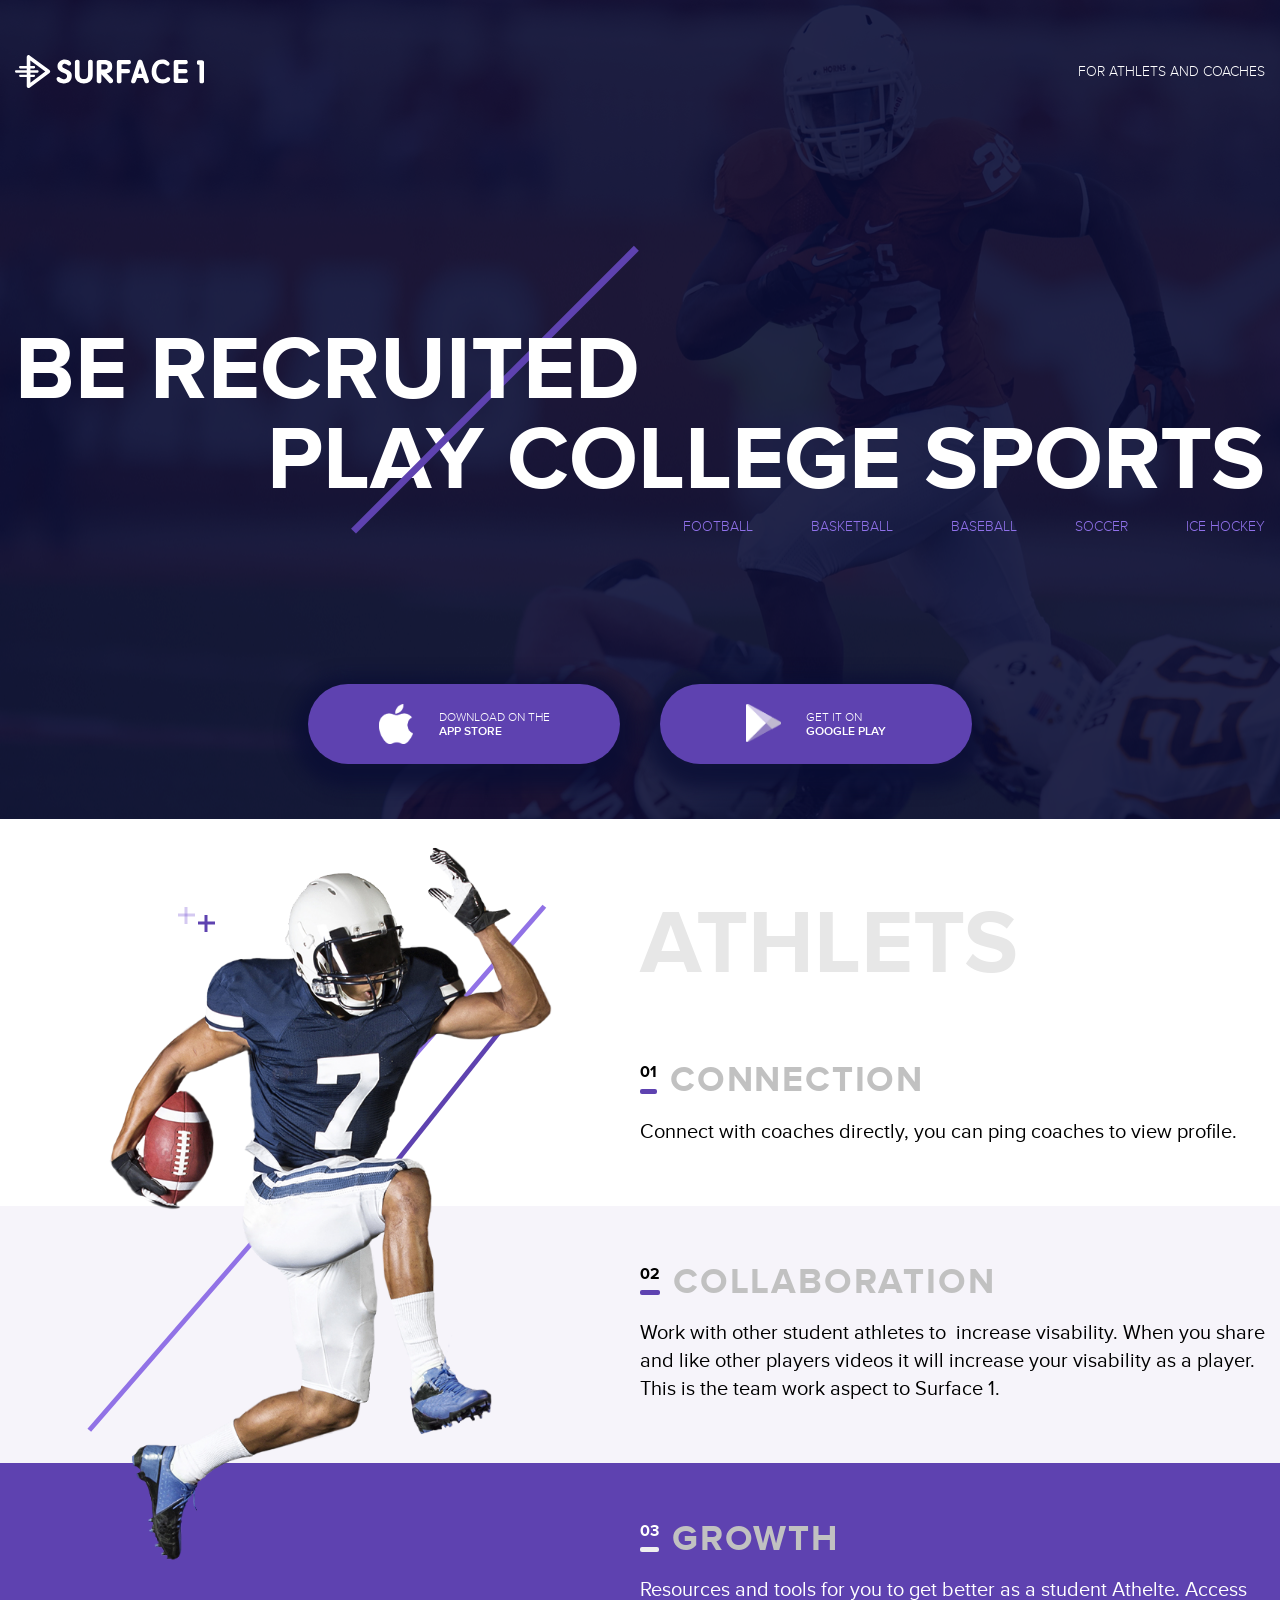
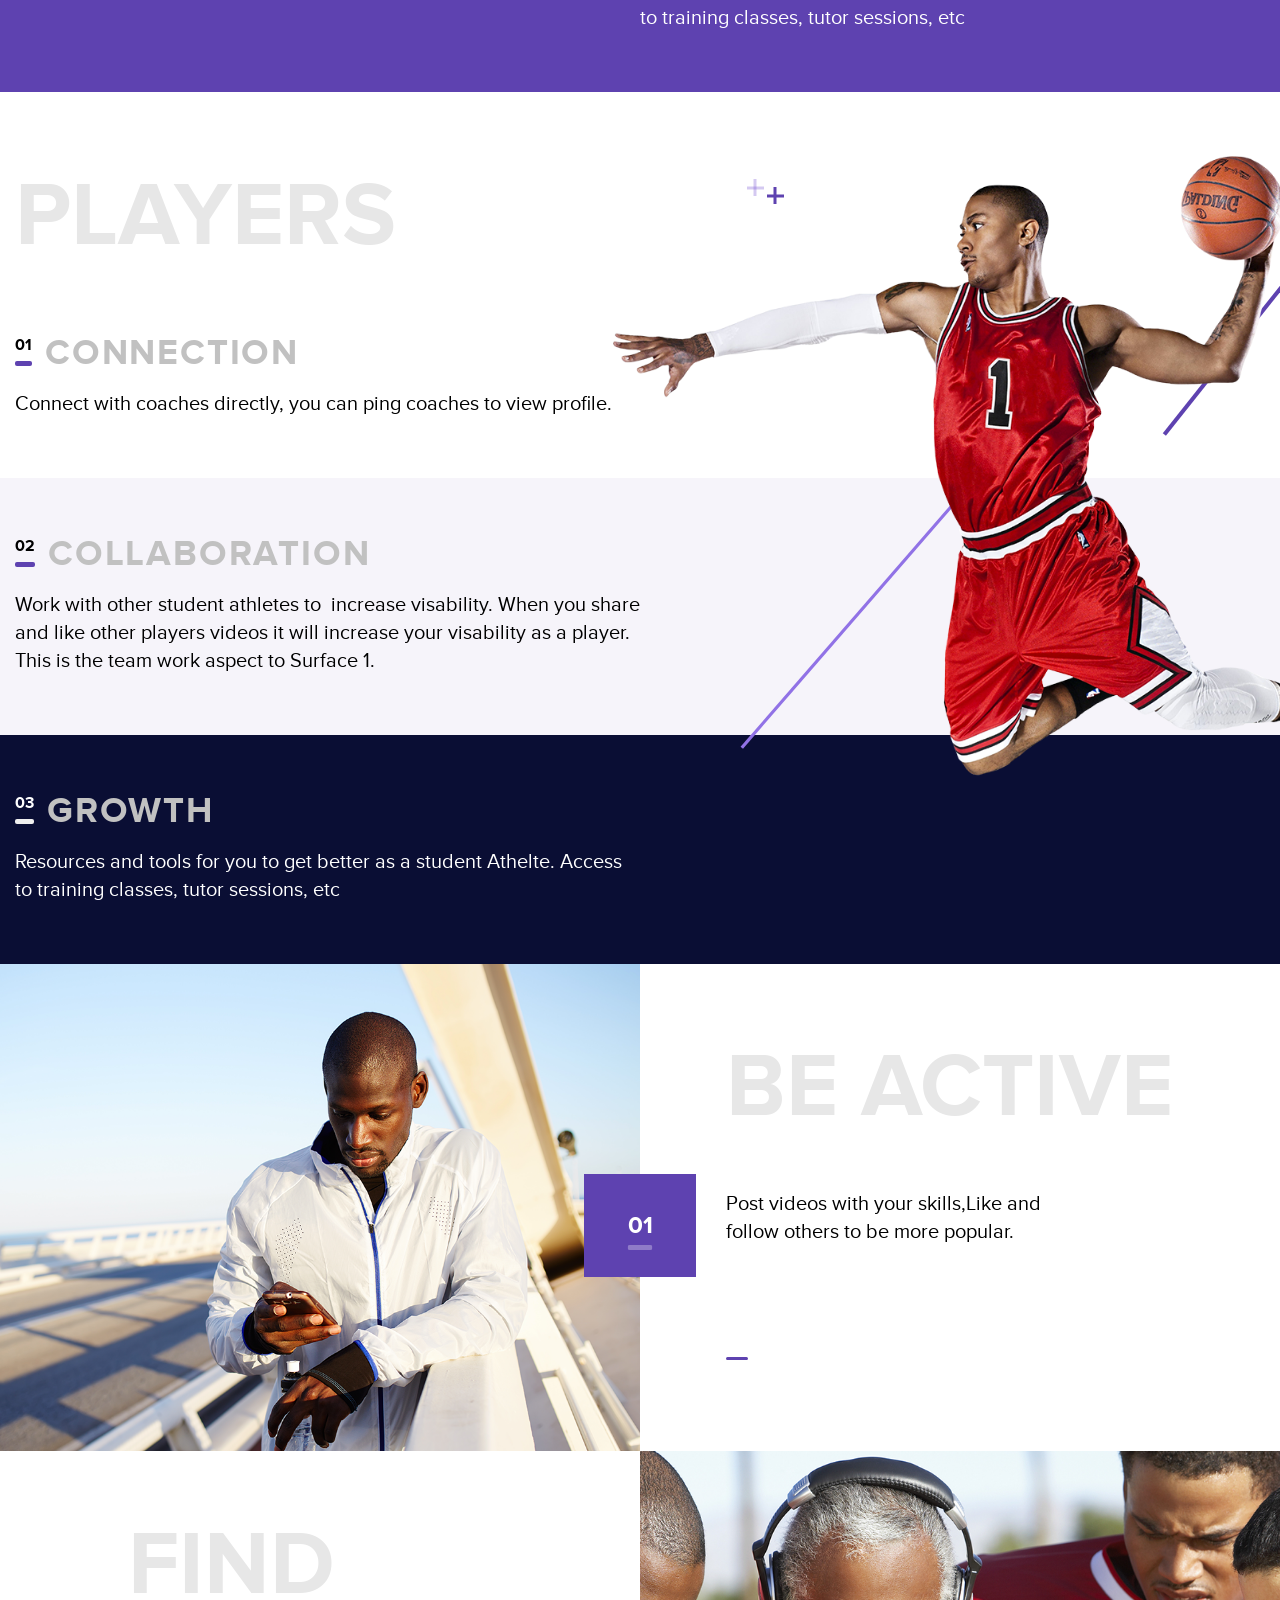
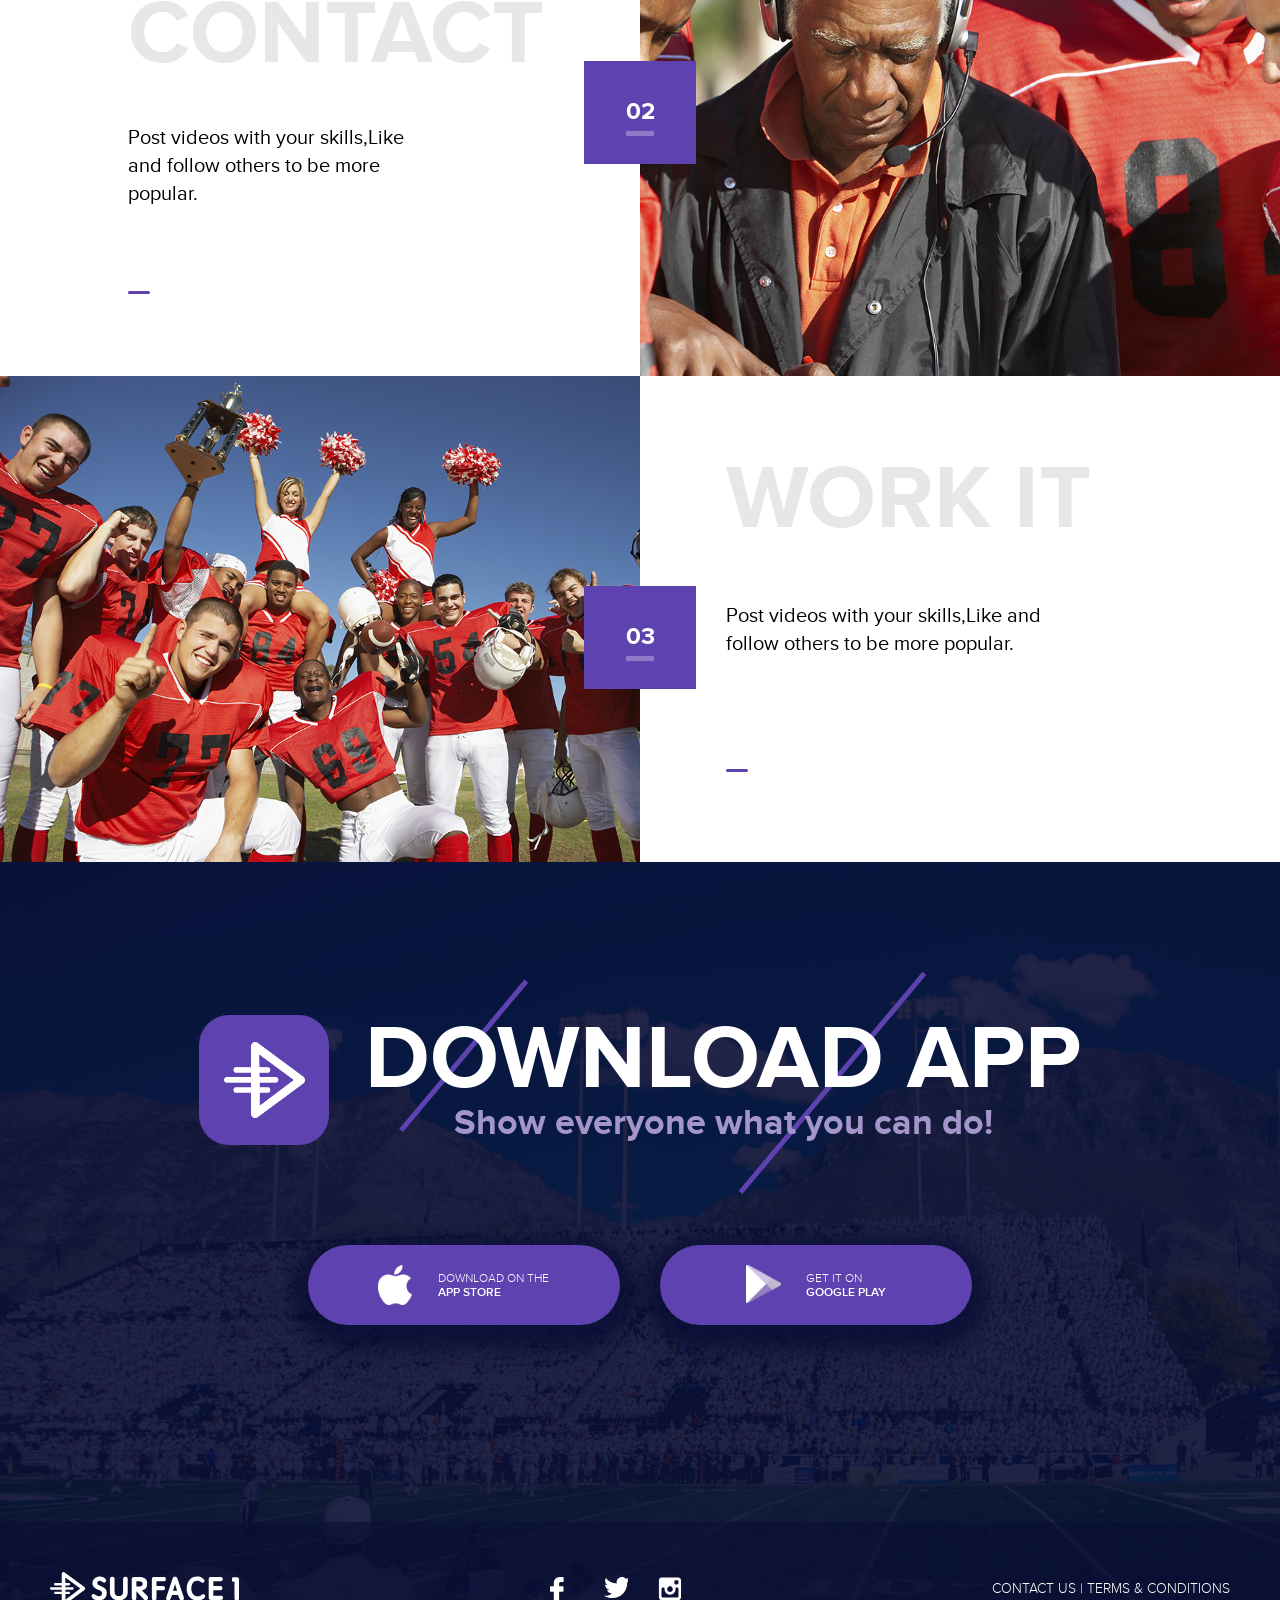
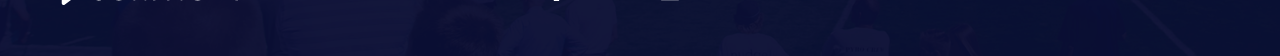
<file: index.html>
<!DOCTYPE html>
<html>
<head>
	<title>index</title>
	<meta charset="utf-8">
	<meta name="viewport" content="width=device-width">
	<link rel="stylesheet" type="text/css" href="style.css">
</head>
<body>
<div class="page">
	<div class="hidden">
			<svg id="logo"
			 xmlns="http://www.w3.org/2000/svg"
			 xmlns:xlink="http://www.w3.org/1999/xlink"
			 width="189px" height="33px">
			<path fill-rule="evenodd"  fill="rgb(255, 255, 255)"
			 d="M186.744,28.264 C184.879,28.264 184.487,27.424 184.487,26.719 L184.487,9.773 L183.251,9.773 C182.622,9.773 182.326,9.484 182.188,9.241 C182.012,8.934 181.930,8.378 181.930,7.494 C181.930,6.658 182.043,6.081 182.276,5.729 C182.531,5.346 182.922,5.152 183.438,5.152 L186.557,5.152 C188.576,5.152 189.000,6.217 189.000,7.111 L189.000,26.719 C189.000,27.424 188.608,28.264 186.744,28.264 ZM170.591,23.770 C171.453,23.770 172.061,23.915 172.449,24.213 C172.858,24.527 173.065,25.080 173.065,25.857 C173.065,26.634 172.858,27.187 172.449,27.501 C172.061,27.799 171.453,27.944 170.591,27.944 L160.986,27.944 C160.306,27.944 159.758,27.803 159.357,27.526 C158.920,27.224 158.698,26.673 158.698,25.889 L158.698,7.143 C158.698,6.387 158.905,5.844 159.314,5.530 C159.702,5.233 160.249,5.087 160.986,5.087 L170.621,5.087 C171.293,5.087 171.813,5.246 172.169,5.559 C172.533,5.881 172.730,6.422 172.754,7.165 C172.776,7.924 172.581,8.473 172.173,8.800 C171.790,9.106 171.258,9.262 170.591,9.262 L163.336,9.262 L163.336,14.061 L170.279,14.061 C171.019,14.061 171.569,14.234 171.916,14.576 C172.265,14.921 172.442,15.461 172.442,16.180 C172.442,16.905 172.262,17.437 171.908,17.761 C171.558,18.080 171.026,18.236 170.279,18.236 L163.336,18.236 L163.336,23.770 L170.591,23.770 ZM153.104,27.015 C152.483,27.442 151.720,27.814 150.836,28.121 C149.946,28.427 148.933,28.583 147.827,28.583 C146.240,28.583 144.740,28.308 143.371,27.765 C141.998,27.220 140.793,26.412 139.791,25.364 C138.789,24.317 138.002,23.030 137.450,21.540 C136.899,20.053 136.630,18.346 136.652,16.465 C136.673,14.588 136.957,12.889 137.496,11.413 C138.037,9.936 138.781,8.667 139.707,7.642 C140.636,6.615 141.751,5.817 143.020,5.270 C144.288,4.725 145.675,4.449 147.140,4.449 C148.182,4.449 149.155,4.587 150.032,4.861 C150.905,5.134 151.673,5.478 152.315,5.882 C152.962,6.292 153.479,6.732 153.851,7.191 C154.243,7.677 154.458,8.096 154.508,8.476 C154.556,8.799 154.535,9.087 154.445,9.327 C154.366,9.531 154.306,9.678 154.262,9.768 C154.172,9.923 154.040,10.072 153.850,10.243 C153.657,10.415 153.426,10.552 153.165,10.649 C152.751,10.840 152.268,10.834 151.837,10.601 C151.479,10.407 151.073,10.161 150.631,9.869 C150.210,9.592 149.705,9.320 149.128,9.061 C148.575,8.813 147.875,8.687 147.047,8.687 C146.128,8.687 145.302,8.904 144.591,9.332 C143.872,9.767 143.262,10.344 142.780,11.050 C142.292,11.764 141.918,12.598 141.668,13.529 C141.417,14.466 141.289,15.455 141.289,16.468 C141.289,17.479 141.432,18.476 141.713,19.432 C141.993,20.384 142.412,21.238 142.960,21.971 C143.503,22.700 144.190,23.289 145.000,23.724 C145.767,24.137 146.668,24.346 147.677,24.346 L147.822,24.345 C148.374,24.324 148.867,24.258 149.281,24.147 C149.696,24.036 150.064,23.898 150.378,23.738 C150.696,23.574 150.986,23.395 151.241,23.205 C151.508,23.004 151.777,22.798 152.046,22.586 C152.660,22.132 153.281,22.050 153.873,22.328 C154.403,22.540 154.780,22.857 154.979,23.264 C155.171,23.657 155.243,24.069 155.195,24.487 C155.143,24.809 154.941,25.192 154.575,25.673 C154.225,26.133 153.730,26.584 153.104,27.015 ZM131.829,28.264 L131.708,28.266 C131.050,28.266 130.539,28.092 130.192,27.749 C129.851,27.412 129.587,27.006 129.407,26.543 L127.983,22.898 L122.051,22.898 L120.751,26.379 C120.549,26.931 120.260,27.384 119.895,27.723 C119.507,28.082 118.949,28.264 118.233,28.264 C117.516,28.264 116.930,28.054 116.492,27.642 C116.015,27.194 115.942,26.465 116.273,25.473 L122.697,6.279 C122.816,5.889 123.076,5.533 123.467,5.228 C123.861,4.923 124.387,4.768 125.032,4.768 C125.675,4.768 126.201,4.923 126.595,5.228 C126.986,5.532 127.246,5.888 127.368,6.287 L133.852,25.536 C134.138,26.468 134.044,27.168 133.573,27.623 C133.134,28.048 132.547,28.264 131.829,28.264 ZM125.032,12.079 L123.026,18.692 L127.036,18.692 L125.032,12.079 ZM113.743,9.262 L106.488,9.262 L106.488,14.061 L112.807,14.061 C113.476,14.061 114.021,14.234 114.427,14.576 C114.795,14.951 114.970,15.485 114.970,16.180 C114.970,16.905 114.791,17.437 114.436,17.761 C114.087,18.080 113.554,18.236 112.807,18.236 L106.488,18.236 L106.488,26.655 C106.488,27.042 106.292,27.413 105.904,27.759 C105.524,28.099 104.945,28.264 104.138,28.264 C103.326,28.264 102.756,28.096 102.395,27.752 C102.034,27.408 101.850,27.039 101.850,26.655 L101.850,7.143 C101.850,6.387 102.057,5.844 102.466,5.530 C102.854,5.233 103.401,5.087 104.138,5.087 L113.774,5.087 C114.446,5.087 114.966,5.246 115.321,5.559 C115.685,5.881 115.882,6.422 115.906,7.165 C115.929,7.923 115.734,8.472 115.325,8.800 C114.942,9.106 114.410,9.262 113.743,9.262 ZM95.780,28.263 C95.712,28.267 95.645,28.270 95.580,28.270 C95.002,28.270 94.521,28.077 94.149,27.697 L86.384,19.324 L86.384,26.304 C86.384,26.810 86.187,27.268 85.799,27.665 C85.411,28.062 84.806,28.264 84.002,28.264 C83.187,28.264 82.597,28.044 82.249,27.612 C81.915,27.197 81.746,26.757 81.746,26.304 L81.746,7.494 C81.746,7.015 81.785,6.634 81.866,6.330 C81.954,5.992 82.120,5.724 82.358,5.534 C82.587,5.352 82.891,5.233 83.288,5.171 C83.646,5.116 84.107,5.087 84.657,5.087 L89.366,5.087 C90.606,5.087 91.723,5.191 92.685,5.397 C93.668,5.608 94.505,5.975 95.171,6.489 C95.845,7.010 96.359,7.714 96.700,8.580 C97.035,9.432 97.205,10.496 97.205,11.742 C97.205,13.658 96.767,15.153 95.902,16.184 C95.043,17.208 93.873,17.896 92.424,18.228 L91.793,18.358 C91.766,18.364 91.738,18.369 91.710,18.374 L97.398,24.111 C97.867,24.592 98.117,25.154 98.140,25.782 C98.163,26.420 97.935,26.989 97.462,27.473 C96.997,27.949 96.431,28.215 95.780,28.263 ZM91.817,13.866 C92.315,13.554 92.567,12.849 92.567,11.774 C92.567,11.272 92.484,10.857 92.320,10.540 C92.157,10.224 91.941,9.984 91.662,9.808 C91.373,9.628 91.030,9.501 90.642,9.433 C90.234,9.362 89.804,9.326 89.366,9.326 L86.384,9.326 L86.384,14.381 L89.366,14.381 C90.450,14.381 91.275,14.207 91.817,13.866 ZM74.936,26.476 C74.110,27.135 73.154,27.630 72.095,27.949 C71.042,28.264 69.950,28.423 68.847,28.423 C67.765,28.423 66.684,28.264 65.632,27.949 C64.573,27.631 63.612,27.141 62.777,26.495 C61.937,25.844 61.244,25.017 60.718,24.037 C60.187,23.051 59.917,21.868 59.917,20.524 L59.917,6.728 C59.917,6.272 60.099,5.829 60.458,5.412 C60.827,4.985 61.425,4.768 62.236,4.768 C63.044,4.768 63.640,4.972 64.008,5.373 C64.371,5.770 64.555,6.225 64.555,6.728 L64.555,18.544 C64.555,19.414 64.627,20.211 64.768,20.911 C64.904,21.591 65.135,22.178 65.455,22.654 C65.766,23.118 66.198,23.480 66.739,23.732 C67.290,23.990 68.010,24.121 68.879,24.121 C69.727,24.121 70.432,23.995 70.974,23.748 C71.504,23.505 71.931,23.152 72.241,22.699 C72.558,22.238 72.778,21.660 72.895,20.983 C73.016,20.279 73.077,19.459 73.077,18.544 L73.077,6.728 C73.077,6.275 73.246,5.835 73.580,5.420 C73.928,4.987 74.539,4.768 75.396,4.768 C76.204,4.768 76.800,4.972 77.168,5.373 C77.531,5.770 77.715,6.225 77.715,6.728 L77.715,20.524 C77.715,21.844 77.457,23.014 76.949,24.000 C76.442,24.981 75.766,25.814 74.936,26.476 ZM48.837,28.423 C48.708,28.429 48.576,28.432 48.445,28.432 C47.626,28.432 46.838,28.311 46.104,28.074 C45.269,27.803 44.535,27.501 43.922,27.176 C43.358,26.888 42.894,26.550 42.549,26.173 C42.204,25.797 41.948,25.406 41.791,25.013 C41.630,24.613 41.554,24.217 41.566,23.836 C41.578,23.436 41.686,23.090 41.887,22.807 C42.215,22.278 42.637,21.969 43.130,21.904 C43.609,21.840 44.054,21.950 44.464,22.221 C44.781,22.437 45.110,22.668 45.455,22.913 C45.787,23.151 46.143,23.369 46.513,23.563 C46.879,23.756 47.271,23.916 47.678,24.037 C48.398,24.253 49.287,24.318 50.117,24.010 C50.486,23.875 50.816,23.679 51.100,23.428 C51.379,23.180 51.605,22.865 51.774,22.490 C51.943,22.117 52.028,21.681 52.028,21.195 C52.028,20.742 51.927,20.343 51.728,20.009 C51.515,19.653 51.256,19.338 50.959,19.073 C50.657,18.804 50.322,18.576 49.963,18.397 C49.594,18.214 49.254,18.068 48.953,17.965 C48.065,17.640 47.232,17.287 46.472,16.913 C45.693,16.531 45.003,16.069 44.424,15.541 C43.836,15.007 43.362,14.363 43.014,13.628 C42.664,12.888 42.486,12.006 42.486,11.007 C42.486,9.940 42.702,8.985 43.128,8.168 C43.552,7.355 44.120,6.672 44.817,6.137 C45.506,5.607 46.298,5.204 47.170,4.940 C47.970,4.697 48.796,4.574 49.626,4.574 L49.832,4.577 C50.835,4.599 51.778,4.765 52.635,5.072 C53.495,5.381 54.221,5.773 54.793,6.238 C55.382,6.716 55.791,7.247 56.007,7.817 C56.237,8.427 56.193,9.014 55.877,9.562 C55.703,9.842 55.488,10.063 55.233,10.223 C54.988,10.379 54.726,10.489 54.455,10.549 C54.180,10.610 53.905,10.616 53.640,10.566 C53.361,10.514 53.125,10.406 52.941,10.244 C52.758,10.115 52.521,9.951 52.254,9.772 C51.995,9.599 51.717,9.439 51.429,9.296 C51.142,9.155 50.831,9.031 50.505,8.930 C49.851,8.727 49.135,8.725 48.615,8.991 C48.338,9.133 48.098,9.315 47.905,9.532 C47.710,9.750 47.555,10.000 47.444,10.275 C47.335,10.546 47.279,10.814 47.279,11.071 C47.279,11.493 47.401,11.849 47.649,12.158 C47.919,12.494 48.258,12.795 48.656,13.054 C49.064,13.319 49.499,13.547 49.949,13.732 C50.421,13.924 50.845,14.107 51.223,14.279 C52.166,14.709 52.995,15.144 53.688,15.574 C54.394,16.012 54.986,16.492 55.449,16.998 C55.923,17.518 56.269,18.114 56.480,18.770 C56.687,19.417 56.781,20.160 56.760,20.979 C56.716,23.155 56.037,24.937 54.742,26.275 C53.446,27.613 51.459,28.336 48.837,28.423 ZM14.598,32.654 C14.285,32.885 13.919,33.000 13.547,33.000 C13.264,33.000 12.981,32.933 12.721,32.794 C12.119,32.472 11.741,31.842 11.741,31.145 L11.739,22.064 L5.156,22.064 C4.565,22.064 4.086,21.529 4.086,20.869 C4.086,20.208 4.565,19.673 5.156,19.673 L11.739,19.673 L11.739,17.699 L1.070,17.699 C0.479,17.699 0.000,17.163 0.000,16.503 C0.000,15.843 0.479,15.308 1.070,15.308 L11.738,15.308 L11.738,13.396 L5.156,13.396 C4.565,13.396 4.086,12.861 4.086,12.200 C4.086,11.540 4.565,11.005 5.156,11.005 L11.737,11.005 L11.735,1.970 C11.735,1.273 12.113,0.636 12.715,0.321 C13.317,0.000 14.043,0.054 14.592,0.461 L34.435,15.061 C34.907,15.406 35.184,15.970 35.196,16.582 C35.196,17.176 34.913,17.739 34.441,18.085 L14.598,32.654 ZM15.348,5.563 L15.382,11.005 L19.021,11.005 C19.612,11.005 20.091,11.540 20.091,12.200 C20.091,12.861 19.612,13.396 19.021,13.396 L15.397,13.396 L15.409,15.308 L22.524,15.308 C23.114,15.308 23.593,15.843 23.593,16.503 C23.593,17.163 23.114,17.699 22.524,17.699 L15.424,17.699 L15.436,19.673 L19.021,19.673 C19.612,19.673 20.091,20.208 20.091,20.869 C20.091,21.529 19.612,22.064 19.021,22.064 L15.446,22.064 L15.446,27.677 L30.286,16.551 L15.348,5.563 Z"/></svg></div>
	<header class="header">
		<div class="container">
			<div class="header__top-line">
				<div class="top-line">
					<div class="top-line__logo line-logo">
						<svg><use xlink:href="#logo"></use></svg>
					</div>
					<p class="top-line__extra-text line-extra-text">for athlets and coaches</p>
				</div>
			</div>
			<h1 class="header__page-title page-title">BE RECRUITED</h1>
			<h1 class="page-title header__page-title header__page-title--right"><span class="page-title__line line"></span>PLAY COLLEGE SPORTS</h1>
			<nav class="header__nav">
				<nav class="nav">
					<a href="#" class="nav__link">FOOTBALL</a>
					<a href="#" class="nav__link">BasketBALL</a>
					<a href="#" class="nav__link">baseBALL</a>
					<a href="#" class="nav__link">soccer</a>
					<a href="#" class="nav__link">ice hockey</a>
				</nav>
			</nav>
			<div class="header__download-block">
				<button class="button-download">
					<span class="button-icon"></span>
					<span class="button-download__text">
						<p>download on the</p>
						<h4>app store</h4>
					</span>
				</button>
				<button class="button-download">
					<span class="button-icon button-icon--google"></span>
					<span class="button-download__text">
						<p>get it on</p>
						<h4>google play</h4>
					</span>
				</button>
			</div>
		</div>
	</header>
	<main class="main">
		<section class="main__sport-block">
			<div class="sport-block">
				<div class="container">
					<div class="description-line__text description-line__text--right">
						<h1 class="sport-block__title cell-title">athlets</h1>
						<div class="sport-block__img sport-block__img--left">
							<div class="img__cross"></div>
							<div class="sport-block-img__img"></div>
							<svg id="img_large-line" class="sport-block-img__large-line" 
								 xmlns="http://www.w3.org/2000/svg"
								 xmlns:xlink="http://www.w3.org/1999/xlink"
								 viewbox="0 0 700 700">
								<path fill-rule="evenodd"  fill="rgb(145, 114, 230)"
								 d="M576.749,0.430 L581.447,4.162 L5.251,667.571 L0.553,663.838 L576.749,0.430 Z"/>
							</svg>
							<svg id="img_small-line" class="sport-block-img__small-line"
								 viewbox="0 0 700 700"
								 xmlns="http://www.w3.org/2000/svg"
								 xmlns:xlink="http://www.w3.org/1999/xlink">
								<path width="100%" fill-rule="evenodd"  fill="rgb(94, 66, 176)"
								 d="M248.749,0.429 L253.447,4.162 L5.251,316.571 L0.553,312.838 L248.749,0.429 Z"/>
							</svg>
						</div>
					</div>
				</div><!--end of container-->
				<div class="sport-block__slider"  id="sliderOne">
					<div class="slider__canvas">
						<div class="sport-block__description-line">
							<div class="container">
								<div class="description-line__text description-line__text--right">
									<h2>
										<span class="description-line_title_amount">01</span>
										<span class="description-line_title">connection</span>
									</h2>
									<p class="description-line_desc desc-text">Connect with coaches directly, you can ping coaches to view profile.</p>
								</div>
							</div><!--end of container-->
						</div><!--end of line-->
						<div class="sport-block__description-line description-line--grey">
							<div class="container">
								<div class="description-line__text description-line__text--right">
									<h2>
										<span class="description-line_title_amount">02</span>
										<span class="description-line_title">Collaboration</span>
									</h2>
									<p class="description-line_desc desc-text">Work with other student athletes to  increase visability. When you share and like other players videos it will increase your visability as a player. This is the team work aspect to Surface 1.</p>
								</div>
							</div><!--end of container-->
						</div><!--end of line-->
						<div class="sport-block__description-line description-line--important">
							<div class="container">
								<div class="description-line__text description-line__text--right">
									<h2>
										<span class="description-line_title_amount">03</span>
										<span class="description-line_title">Growth</span>
									</h2>
									<p class="description-line_desc desc-text">Resources and tools for you to get better as a student Athelte. Access to training classes, tutor sessions, etc </p>
								</div>
							</div><!--end of container-->
						</div><!--end of line-->
					</div><!--end of canvas-->
					<div class="slider__dots-block">
						<div class="dots-block__dot dots-block__dot--active"></div>
						<div class="dots-block__dot"></div>
						<div class="dots-block__dot"></div>
					</div>
				</div><!--end ofslider-->
			</div><!--end of block-->
		</section>
		<section class="main__sport-block">
			<div class="sport-block">
				<div class="container">
					<div class="description-line__text">
						<h1 class="sport-block__title cell-title">players</h1>
						<div class="sport-block__img sport-block__img--right">
							<div class="img__cross"></div>
							<div class="sport-block-img__img"></div>
							<svg id="img_large-line" class="sport-block-img__large-line" 
								 xmlns="http://www.w3.org/2000/svg"
								 xmlns:xlink="http://www.w3.org/1999/xlink"
								 viewbox="0 0 700 700">
								<path fill-rule="evenodd"  fill="rgb(145, 114, 230)"
								 d="M576.749,0.430 L581.447,4.162 L5.251,667.571 L0.553,663.838 L576.749,0.430 Z"/>
							</svg>
							<svg id="img_small-line" class="sport-block-img__small-line"
								 viewbox="0 0 700 700"
								 xmlns="http://www.w3.org/2000/svg"
								 xmlns:xlink="http://www.w3.org/1999/xlink">
								<path width="100%" fill-rule="evenodd"  fill="rgb(94, 66, 176)"
								 d="M248.749,0.429 L253.447,4.162 L5.251,316.571 L0.553,312.838 L248.749,0.429 Z"/>
							</svg>
						</div>
					</div>
				</div><!--end of container-->
				<div class="sport-block__slider" id="sliderSecond">
					<div class="slider__canvas">
						<div class="sport-block__description-line">
							<div class="container">
								<div class="description-line__text">
									<h2>
										<span class="description-line_title_amount">01</span>
										<span class="description-line_title">connection</span>
									</h2>
									<p class="description-line_desc desc-text">Connect with coaches directly, you can ping coaches to view profile.</p>
								</div>
							</div><!--end of container-->
						</div><!--end of line-->
						<div class="sport-block__description-line description-line--grey">
							<div class="container">
								<div class="description-line__text">
									<h2>
										<span class="description-line_title_amount">02</span>
										<span class="description-line_title">Collaboration</span>
									</h2>
									<p class="description-line_desc desc-text">Work with other student athletes to  increase visability. When you share and like other players videos it will increase your visability as a player. This is the team work aspect to Surface 1.</p>
								</div>
							</div><!--end of container-->
						</div><!--end of line-->
						<div class="sport-block__description-line description-line--highlight">
							<div class="container">
								<div class="description-line__text">
									<h2>
										<span class="description-line_title_amount">03</span>
										<span class="description-line_title">Growth</span>
									</h2>
									<p class="description-line_desc desc-text">Resources and tools for you to get better as a student Athelte. Access to training classes, tutor sessions, etc </p>
								</div>
							</div><!--end of container-->
						</div><!--end of line-->
					</div>
					<div class="slider__dots-block">
						<div class="dots-block__dot dots-block__dot--active"></div>
						<div class="dots-block__dot"></div>
						<div class="dots-block__dot"></div>
					</div>
				</div>
			</div><!--end of sport-block-->
		</section>
		<section class="main__motivation-block">
			<div class="motivation-block">
				<div class="motivation-block__img">
					<p class="motivation-block__number"><span>01</span></p>
				</div>
				<div class="motivation-block__motivation-text">
					<p class="motivation-text-title cell-title">be active</p>
					<p class="motivation-text-desc desc-text">Post videos with your skills,Like and follow others to be more popular.</p>
				</div>
			</div>
		</section>
		<section class="main__motivation-block">
			<div class="motivation-block motivation-block--reverse">
				<div class="motivation-block__img motivation-block__img--2">
					<p class="motivation-block__number"><span>02</span></p>
				</div>
				<div class="motivation-block__motivation-text">
					<p class="motivation-text-title cell-title">Find contact</p>
					<p class="motivation-text-desc desc-text">Post videos with your skills,Like and follow others to be more popular.</p>
				</div>
			</div>
		</section>
		<section class="main__motivation-block">
			<div class="motivation-block">
				<div class="motivation-block__img motivation-block__img--3">
					<p class="motivation-block__number"><span>03</span></p>
				</div>
				<div class="motivation-block__motivation-text">
					<p class="motivation-text-title cell-title">work it</p>
					<p class="motivation-text-desc desc-text">Post videos with your skills,Like and follow others to be more popular.</p>
				</div>
			</div>
		</section>
	</main>
	<footer class="footer">
		<div class="footer__footer-title-block">
			<div class="footer__arrow-logo">
				<div class="arrow_logo">
				</div>
			</div>
			<div class="footer__text-footer">
				<p class="text-footer__footer-title"><span class="page-title">download app</span></p>
				<p class="page-title_desc">Show everyone what you can do!</p>
			</div>
		</div>
		<div class="footer__download-block">
			<button class="button-download">
				<span class="button-icon"></span>
				<span class="button-download__text">
					<p>download on the</p>
					<h4>app store</h4>
				</span>
			</button>
			<button class="button-download">
				<div class="button-icon button-icon--google"></div>
				<div class="button-download__text">
					<p>get it on</p>
					<h4>google play</h4>
				</div>
			</button>
		</div>
		<div class="footer__bottom-line">
			<div class="bottom-line__line-logo line-logo">
				<svg><use xlink:href="#logo"></use></svg>
			</div>
			<div class="bottom-line__socials-block socials-block">
				<a href="#" class="socials-block__social social">
					<svg viewBox="0 0 25 25"
						 xmlns="http://www.w3.org/2000/svg"
						 xmlns:xlink="http://www.w3.org/1999/xlink"
						 >
						<path fill-rule="evenodd"
						 d="M13.661,0.005 L10.256,-0.001 C6.431,-0.001 3.959,2.607 3.959,6.645 L3.959,9.708 L0.535,9.708 C0.240,9.708 0.000,9.955 0.000,10.259 L0.000,14.698 C0.000,15.002 0.240,15.249 0.535,15.249 L3.959,15.249 L3.959,26.450 C3.959,26.754 4.198,27.000 4.494,27.000 L8.960,27.000 C9.256,27.000 9.496,26.753 9.496,26.450 L9.496,15.249 L13.498,15.249 C13.794,15.249 14.034,15.002 14.034,14.698 L14.035,10.259 C14.035,10.113 13.979,9.973 13.879,9.870 C13.778,9.766 13.642,9.708 13.500,9.708 L9.496,9.708 L9.496,7.111 C9.496,5.863 9.785,5.229 11.366,5.229 L13.660,5.228 C13.956,5.228 14.195,4.982 14.195,4.678 L14.195,0.556 C14.195,0.252 13.956,0.005 13.661,0.005 Z"/>
					</svg>
				</a>
				<a href="#" class="socials-block__social social">
					<svg viewBox="0 0 25 25"
						 xmlns="http://www.w3.org/2000/svg"
						 xmlns:xlink="http://www.w3.org/1999/xlink"
						 >
						<path fill-rule="evenodd"  
						 d="M26.255,0.407 C25.184,1.043 23.998,1.505 22.736,1.755 C21.725,0.673 20.287,-0.000 18.694,-0.000 C15.634,-0.000 13.154,2.488 13.154,5.554 C13.154,5.989 13.203,6.414 13.297,6.820 C8.694,6.588 4.613,4.376 1.881,1.015 C1.404,1.834 1.132,2.789 1.132,3.808 C1.132,5.736 2.111,7.436 3.595,8.431 C2.688,8.400 1.834,8.150 1.087,7.733 L1.087,7.803 C1.087,10.494 2.996,12.739 5.529,13.251 C5.065,13.376 4.576,13.446 4.070,13.446 C3.712,13.446 3.367,13.410 3.027,13.345 C3.732,15.551 5.777,17.158 8.200,17.204 C6.305,18.693 3.916,19.581 1.322,19.581 C0.874,19.581 0.434,19.554 0.000,19.504 C2.452,21.079 5.362,22.000 8.491,22.000 C18.679,22.000 24.250,13.535 24.250,6.194 L24.232,5.475 C25.318,4.694 26.258,3.716 27.000,2.603 C26.006,3.044 24.940,3.344 23.820,3.478 C24.963,2.790 25.840,1.701 26.255,0.407 Z"/>
					</svg>
				</a>
				<a href="#" class="socials-block__social social">
					<svg viewBox="0 0 25 25"
						 xmlns="http://www.w3.org/2000/svg"
						 xmlns:xlink="http://www.w3.org/1999/xlink"
						 >
						<path fill-rule="evenodd" 
						 d="M21.321,6.263 C21.321,7.083 20.670,7.749 19.868,7.749 L18.487,7.749 C17.684,7.749 17.033,7.083 17.033,6.263 L17.033,4.850 C17.033,4.030 17.684,3.365 18.487,3.365 L19.868,3.365 C20.670,3.365 21.321,4.030 21.321,4.850 L21.321,6.263 L21.321,6.263 ZM21.321,19.961 C21.321,20.781 20.574,21.448 19.771,21.448 L5.240,21.448 C4.437,21.448 3.634,20.781 3.634,19.961 L3.634,12.531 C3.634,11.711 4.437,11.036 5.240,11.036 C5.240,11.036 5.608,11.036 6.062,11.036 C6.119,11.036 6.173,11.042 6.223,11.051 C6.529,11.110 6.726,11.337 6.747,11.628 C6.751,11.677 6.749,11.727 6.742,11.778 C6.737,11.813 6.818,11.850 6.814,11.884 C6.790,12.096 6.850,12.311 6.850,12.530 C6.850,12.530 6.850,12.530 6.850,12.531 C6.850,15.775 9.317,18.409 12.477,18.468 C12.442,18.469 12.367,18.474 12.332,18.474 C12.367,18.474 12.383,18.469 12.419,18.468 C12.454,18.469 12.480,18.474 12.516,18.474 C15.725,18.474 18.322,15.812 18.323,12.531 C18.323,12.313 18.302,12.096 18.278,11.885 C18.274,11.849 18.275,11.812 18.271,11.778 C18.264,11.727 18.261,11.677 18.265,11.628 C18.285,11.337 18.482,11.110 18.788,11.051 C18.839,11.042 18.892,11.036 18.950,11.036 L19.771,11.036 C20.574,11.036 21.321,11.711 21.321,12.532 L21.321,19.961 L21.321,19.961 ZM9.599,12.531 C9.599,12.531 9.830,9.560 12.506,9.560 C15.181,9.560 15.411,12.531 15.411,12.531 C15.411,12.531 15.496,15.503 12.506,15.503 C9.515,15.503 9.599,12.531 9.599,12.531 ZM21.094,0.625 L3.861,0.625 C2.256,0.625 0.955,1.956 0.955,3.596 L0.955,21.216 C0.955,22.856 2.256,24.187 3.861,24.187 L21.094,24.187 C22.699,24.187 24.000,22.856 24.000,21.216 L24.000,3.596 C24.000,1.956 22.699,0.625 21.094,0.625 "/>
					</svg>
				</a>
			</div>
			<p class="bottom-line__line-extra-text line-extra-text">Contact Us | Terms & Conditions</p>
		</div>
	</footer>
</div>
<script type="text/javascript" src="js.js"></script>
</body>
</html>
</file>
<file: style.css>
/*purple*/
@font-face {
  font-family: 'proxima_novaregular';
  src: url('font/proximanova-regular-webfont.eot');
  src: url('font/proximanova-regular-webfont.eot?#iefix') format('embedded-opentype'), url('font/proximanova-regular-webfont.woff2') format('woff2'), url('font/proximanova-regular-webfont.woff') format('woff'), url('font/proximanova-regular-webfont.ttf') format('truetype'), url('font/proximanova-regular-webfont.svg#proxima_novaregular') format('svg');
  font-weight: normal;
  font-style: normal;
}
@font-face {
  font-family: 'proxima_novasemibold';
  src: url('font/proximanova-semibold-webfont.eot');
  src: url('font/proximanova-semibold-webfont.eot?#iefix') format('embedded-opentype'), url('font/proximanova-semibold-webfont.woff2') format('woff2'), url('font/proximanova-semibold-webfont.woff') format('woff'), url('font/proximanova-semibold-webfont.ttf') format('truetype'), url('font/proximanova-semibold-webfont.svg#proxima_novasemibold') format('svg');
  font-weight: normal;
  font-style: normal;
}
@font-face {
  font-family: 'proxima_novabold';
  src: url('font/proximanova-bold-webfont.eot');
  src: url('font/proximanova-bold-webfont.eot?#iefix') format('embedded-opentype'), url('font/proximanova-bold-webfont.woff2') format('woff2'), url('font/proximanova-bold-webfont.woff') format('woff'), url('font/proximanova-bold-webfont.ttf') format('truetype'), url('font/proximanova-bold-webfont.svg#proxima_novabold') format('svg');
  font-weight: normal;
  font-style: normal;
}
@font-face {
  font-family: 'proxima_novalight';
  src: url('font/proximanova-light-webfont.eot');
  src: url('font/proximanova-light-webfont.eot?#iefix') format('embedded-opentype'), url('font/proximanova-light-webfont.woff2') format('woff2'), url('font/proximanova-light-webfont.woff') format('woff'), url('font/proximanova-light-webfont.ttf') format('truetype'), url('font/proximanova-light-webfont.svg#proxima_novalight') format('svg');
  font-weight: normal;
  font-style: normal;
}
* {
  box-sizing: border-box;
  margin: 0;
}
h2 {
  font-size: 1em;
}
body {
  font-size: 16px;
  line-height: 1;
  min-width: 320px;
}
svg {
  width: 100%;
  height: 100%;
  fill: currentColor;
}
.hidden {
  display: none;
}
.social {
  display: block;
}
.page {
  overflow: hidden;
}
.container {
  max-width: 1560px;
  margin: 0 auto;
  padding: 0 15px;
}
.page-title {
  font-size: 5.625em;
  text-transform: uppercase;
  font-family: 'proxima_novabold', arial, sans-serif;
}
.header {
  width: 100%;
  padding: 55px 0;
  background-color: #0a0e34;
  background-image: url(img/football.png);
}
.header__page-title {
  color: #fff;
  z-index: 2;
  position: relative;
}
.header__page-title--right {
  text-align: right;
  color: #fff;
  width: auto;
  z-index: 0;
}
.header__page-title--right .page-title__line {
  left: 30%;
  bottom: 0;
  margin-left: -40px;
  transform: translateX(-50%) translateY(6.28%);
}
.header__nav {
  display: flex;
  justify-content: flex-end;
  margin-top: 14px;
  transition: 2s;
}
.header__top-line {
  margin-bottom: 18.97%;
}
.line {
  position: absolute;
  display: block;
  z-index: 1;
  height: 400px;
}
.line:after {
  height: 100%;
  width: 7px;
  position: absolute;
  top: 0;
  left: 0;
  background-color: #5e42b0;
  display: block;
  transform: rotateZ(45deg);
  transform-origin: bottom;
  content: "";
}
.line-logo {
  width: 190px;
  height: 34px;
}
.line-extra-text {
  font-size: 0.875em;
  text-transform: uppercase;
  color: #fff;
  font-family: 'proxima_novalight', arial, sans-serif;
}
.top-line {
  display: flex;
  justify-content: center;
  align-items: center;
}
.top-line__extra-text {
  margin-left: auto;
}
.nav {
  display: flex;
  flex-wrap: wrap;
  z-index: 1;
}
.nav__link {
  display: block;
  color: #9071ea;
  text-transform: uppercase;
  font-size: 0.875em;
  text-decoration: none;
  transition: 0.5s;
  padding-bottom: 5px;
  border-bottom: 1px solid transparent;
  font-family: 'proxima_novalight', arial, sans-serif;
}
.nav__link:not(:last-child) {
  margin-right: 58px;
}
.nav__link:hover {
  color: #c7b4ff;
  border-bottom: 1px solid #c7b4ff;
}
.header__download-block {
  display: flex;
  justify-content: center;
  margin-top: 11.53%;
}
.button-download {
  border-radius: 50px;
  background-color: #5e42b0;
  padding: 20px 45px;
  display: flex;
  justify-content: center;
  align-items: center;
  min-width: 142px;
  width: 312px;
  color: #fff;
  border: none;
  cursor: pointer;
  box-shadow: 0px 8px 16px 16px rgba(10, 14, 52, 0.75);
}
.button-download:not(:last-child) {
  margin-right: 3.2%;
}
.button-download__text {
  font-size: 0.875em;
}
.button-download__text p {
  font-size: inherit;
  font-family: 'proxima_novalight', arial, sans-serif;
  text-transform: uppercase;
  text-align: left;
}
.button-download__text h4 {
  font-size: inherit;
  font-family: 'proxima_novasemibold', arial, sans-serif;
  text-transform: uppercase;
  text-align: left;
}
.button-icon {
  width: 35px;
  height: 40px;
  background-image: url(img/apple.png);
  background-size: contain;
  background-repeat: no-repeat;
  margin-right: 25px;
}
.button-icon--google {
  background-image: url(img/Google_Play.png);
}
.sport-block {
  padding-top: 7.17%;
}
.sport-block__description-line {
  width: 100%;
  padding: 60px 0;
}
.sport-block__title {
  margin-bottom: 3.86%;
}
.sport-block-img__img {
  width: 100%;
  height: 100%;
  position: absolute;
  top: 0;
  left: 0;
  background-size: contain;
  background-repeat: no-repeat;
  background-position: center;
}
.sport-block__img {
  width: 88.46%;
  padding-top: 115.8%;
  min-height: 282px;
  min-width: 200px;
  margin-top: -11%;
  position: absolute;
  top: 0;
  left: 100%;
  z-index: 1;
}
.sport-block__img .sport-block-img__large-line {
  animation: anim_large-line 4s linear infinite alternate;
}
.sport-block__img .sport-block-img__small-line {
  animation: anim_small-line 4s linear infinite alternate;
}
.sport-block__img--left {
  left: auto;
  right: 100%;
}
.sport-block__img--left .sport-block-img__img {
  background-image: url(img/footballer.png);
}
.sport-block__img--left .sport-block-img__large-line {
  top: 0;
  right: 0;
  height: 93.63%;
}
.sport-block__img--left .sport-block-img__small-line {
  top: 13%;
  left: 40%;
  width: 100%;
}
.sport-block__img--right {
  width: 126.28%;
  left: 95%;
}
.sport-block__img--right .sport-block-img__img {
  background-image: url(img/basketballer.png);
}
.sport-block__img--right .sport-block-img__large-line {
  bottom: 10%;
  right: 10%;
  height: 50.95%;
}
.sport-block__img--right .sport-block-img__small-line {
  top: 15%;
  left: 50%;
  width: 100%;
  height: 65%;
}
.sport-block__slider {
  position: relative;
}
.img__cross {
  position: absolute;
  width: 17px;
  height: 17px;
  top: 10%;
  left: 20%;
}
.img__cross:after {
  height: 17px;
  width: 3px;
  background-color: #5e42b0;
  position: absolute;
  left: 50%;
  top: 0;
  transform: translateX(-50%);
  content: "";
  box-shadow: -20px -8px 0px 0px rgba(113, 76, 209, 0.3);
}
.img__cross:before {
  width: 17px;
  height: 3px;
  background-color: #5e42b0;
  position: absolute;
  top: 50%;
  left: 0;
  transform: translateY(-50%);
  content: "";
  box-shadow: -20px -8px 0px 0px rgba(113, 76, 209, 0.3);
}
@keyframes anim_large-line {
  from {
    transform: translateX(0);
  }
  to {
    transform: translateX(20%);
  }
}
@keyframes anim_small-line {
  from {
    transform: translateX(0);
  }
  to {
    transform: translateX(-40%);
  }
}
.sport-block-img__svg {
  position: absolute;
  top: 0;
}
.sport-block-img__large-line,
.sport-block-img__small-line {
  position: absolute;
  z-index: -1;
}
.cell-title {
  text-transform: uppercase;
  color: #e7e7e7;
  font-family: 'proxima_novabold', arial, sans-serif;
  font-size: 5.65em;
  line-height: 0.7666;
}
.desc-text {
  font-family: 'proxima_novaregular', arial, sans-serif;
  font-size: 1.25em;
  line-height: 1.4;
}
.description-line__text {
  width: 50%;
  display: flex;
  flex-direction: column;
  position: relative;
  transition: 1s;
}
.description-line__text--right {
  margin-left: auto;
}
.description-line__text h2 {
  display: flex;
  font-family: 'proxima_novabold', arial, sans-serif;
}
.description-line_title {
  font-size: 2.25em;
  color: #c1c1c1;
  line-height: 0.9185;
  display: block;
  text-transform: uppercase;
  letter-spacing: 0.05em;
}
.description-line_title_amount {
  display: block;
  position: relative;
  margin-right: 13px;
}
.description-line_title_amount:after {
  width: 100%;
  border-bottom: 5px solid #5e42b0;
  border-radius: 2px;
  position: absolute;
  bottom: 12%;
  left: 0;
  content: "";
}
.description-line_desc {
  margin-top: 20px;
}
.description-line--grey {
  background-color: #f6f4fa;
}
.motivation-block {
  display: flex;
  flex-wrap: wrap;
  transition: 1s;
}
.motivation-block--reverse {
  flex-direction: row-reverse;
}
.motivation-block--reverse .motivation-block__motivation-text {
  padding-left: 10%;
  padding-right: 5%;
}
.motivation-block--reverse .motivation-block__number {
  right: auto;
  left: 0;
  transform: translateX(-50%);
}
.motivation-block__img {
  width: 50%;
  padding-top: 38.0203%;
  position: relative;
  background-image: url(img/img1.png);
  background-size: cover;
  background-repeat: no-repeat;
  transition: 1s;
}
.motivation-block__img--2 {
  background-image: url(img/img2.png);
}
.motivation-block__img--3 {
  background-image: url(img/img3.png);
}
.motivation-block__number {
  width: 17.5%;
  padding-top: 16.14%;
  background-color: #5e42b0;
  position: absolute;
  top: 210px;
  right: 0;
  transform: translateX(50%);
}
.motivation-block__number span {
  position: absolute;
  top: 50%;
  left: 50%;
  transform: translate(-50%, -50%);
  font-family: 'proxima_novabold', arial, sans-serif;
  font-size: 1.5em;
  color: #fff;
}
.motivation-block__number span:after {
  width: 100%;
  position: absolute;
  top: 100%;
  left: 0;
  border-bottom: 5px solid #8f7bc8;
  border-radius: 2px;
  margin-top: 7px;
  content: "";
}
.motivation-block__motivation-text {
  width: 50%;
  display: flex;
  flex-direction: column;
  justify-content: center;
  padding-left: 6.7%;
  padding-bottom: 6.35%;
  padding-top: 6.35%;
  position: relative;
}
.motivation-text-desc {
  width: 61.604%;
  min-height: 170px;
  margin-top: 12%;
  position: relative;
}
.motivation-text-desc:after {
  width: 22px;
  border-bottom: 3px solid #5e42b0;
  border-radius: 3px;
  position: absolute;
  bottom: 0;
  left: 0;
  content: "";
}
.arrow_logo {
  width: 100%;
  height: 100%;
  background-image: url(img/arrow.png);
  background-repeat: no-repeat;
  background-position: center;
  background-size: contain;
}
.footer {
  background-color: #0a0e34;
  background-image: url(img/footer.png);
  background-size: cover;
  background-repeat: no-repeat;
  padding-top: 11.97%;
}
.footer__footer-title-block {
  display: flex;
  flex-wrap: wrap;
  justify-content: center;
}
.footer__arrow-logo {
  width: 130px;
  height: 130px;
  padding: 27px 16px;
  background-color: #5e42b0;
  border-radius: 23.07%;
  margin-right: 36px;
}
.footer__download-block {
  margin-top: 7.8125%;
  margin-bottom: 197px;
  display: flex;
  justify-content: center;
  transition: 1s;
}
.footer__bottom-line {
  display: flex;
  align-items: center;
  background-color: rgba(10, 14, 52, 0.6);
  padding: 3.125% 50px;
}
.bottom-line__socials-block {
  margin: 0 auto;
  display: flex;
  align-items: center;
}
.socials-block__social {
  color: #fff;
  padding: 15px;
  transition: 0.5s;
  width: 54px;
  height: 54px;
}
.socials-block__social:hover {
  color: #239abf;
  transform: scale(1.5);
}
.text-footer__footer-title {
  color: #fff;
  text-align: center;
  position: relative;
}
.text-footer__footer-title span {
  z-index: 2;
  position: relative;
}
.text-footer__footer-title:before {
  width: 27.2%;
  border-bottom: 5px solid #5e42b0;
  transform: rotate(-50deg);
  transform-origin: left;
  position: absolute;
  z-index: 0;
  top: 125%;
  left: 5%;
  content: "";
  transition: 1s;
}
.text-footer__footer-title:after {
  width: 40%;
  border-bottom: 5px solid #5e42b0;
  transform: rotate(-50deg) translateX(-41%);
  transform-origin: left;
  position: absolute;
  z-index: 0;
  bottom: 0;
  left: 63%;
  content: "";
  transition: 1s;
}
.page-title_desc {
  font-size: 2.25em;
  font-family: 'proxima_novabold', arial, sans-serif;
  color: #a496ca;
  text-align: center;
  z-index: 1;
  position: relative;
}
@media all and (min-width: 768px) {
  .description-line--important {
    background-color: #5e42b0;
  }
  .description-line--important .description-line__text {
    color: #fff;
  }
  .description-line--important .description-line_title_amount:after {
    border-bottom: 5px solid #efefef;
  }
  .description-line--highlight {
    background-color: #0a0e34;
  }
  .description-line--highlight .description-line__text {
    color: #fff;
  }
  .description-line--highlight .description-line_title_amount:after {
    border-bottom: 5px solid #efefef;
  }
}
.slider__dots-block {
  display: none;
  position: absolute;
  bottom: 27px;
  left: 50%;
  transform: translateX(-50%);
}
.dots-block__dot {
  width: 10px;
  height: 10px;
  background-color: #d8d8d8;
  border-radius: 50%;
  transition: 0.5s;
}
.dots-block__dot:not(:last-child) {
  margin-right: 12px;
}
.dots-block__dot--active {
  background-color: #5c3caf;
}
@media all and (max-width: 1024px) {
  .header__nav {
    margin-top: 170px;
  }
  .page-title {
    font-size: 4em;
  }
  .line {
    margin-bottom: 0;
  }
  .sport-block__description-line {
    padding: 3.84% 0;
  }
  .description-line__text {
    width: 62.3%;
  }
  .motivation-block__img {
    width: 100%;
    padding-top: 76.17%;
  }
  .motivation-block__number,
  .motivation-block--reverse .motivation-block__number {
    width: 14.75%;
    padding-top: 14.75%;
    top: auto;
    right: auto;
    left: 33px;
    bottom: 0;
    transform: translateY(32%);
  }
  .motivation-block__motivation-text {
    width: 100%;
    padding-left: 33px;
    padding-top: 11.45%;
  }
  .motivation-text-desc {
    min-height: 95px;
    margin-top: 20px;
  }
  .page-title_desc {
    font-size: 2.25em;
  }
  .footer__download-block {
    margin-bottom: 145px;
  }
  .footer__footer-title-block {
    display: block;
  }
  .footer__arrow-logo {
    margin: 0 auto;
    margin-bottom: 10.41%;
  }
  .footer__bottom-line {
    padding: 2.99% 0;
  }
  .bottom-line__line-logo {
    display: none;
  }
  .bottom-line__line-extra-text {
    display: none;
  }
  .text-footer__footer-title:before {
    width: 18%;
    left: 25%;
    top: 140%;
  }
  .text-footer__footer-title:after {
    width: 30%;
    left: 57%;
  }
}
@media all and (max-width: 768px) {
  .container {
    width: 100%;
    padding: 0 20px;
  }
  .header__nav {
    margin-top: 45px;
  }
  .line {
    z-index: -1;
  }
  .top-line__extra-text {
    display: none;
  }
  .nav {
    justify-content: center;
  }
  .nav__link {
    font-size: 0.75em;
  }
  .nav__link:not(:last-child) {
    margin-right: 33px;
  }
  .button-icon {
    width: 17px;
    height: 17px;
    margin-right: 8px;
  }
  .cell-title {
    font-size: 3.125em;
  }
  .desc-text {
    font-size: 0.9375em;
  }
  .sport-block__title {
    margin-bottom: 83.9%;
  }
  .sport-block__img {
    padding-top: 100%;
    width: 100%;
    top: 35px;
    left: 50%;
    margin-top: 0;
    transform: translateX(-50%);
  }
  .sport-block__img--footballer {
    top: 35px;
    left: 50%;
    transform: translateX(-50%);
  }
  .sport-block__description-line {
    min-width: 100%;
    padding: 25% 0;
  }
  .button-download {
    padding: 10px 20px;
  }
  .button-download__text {
    font-size: 0.5em;
  }
  .description-line {
    background-color: #f5f4f9;
  }
  .description-line__text {
    min-width: 100%;
  }
  .description-line_title {
    font-size: 1.75em;
  }
  .description-line_title_amount {
    font-size: 0.875em;
  }
  .sport-block__slider {
    background-color: #f5f4f9;
    width: 100%;
    z-index: 0;
  }
  .slider__canvas {
    display: flex;
    transition: 1s;
  }
  .slider__dots-block {
    display: flex;
  }
  .motivation-block__motivation-text {
    padding: 10.93% 6.25%;
  }
  .motivation-text-desc {
    width: 100%;
  }
  .footer__arrow-logo {
    width: 70px;
    height: 70px;
    padding: 15px 10px;
  }
  .footer__download-block {
    margin-top: 70px;
    margin-bottom: 120px;
  }
  .footer__bottom-line {
    padding: 1.5625% 0;
  }
  .socials-block__social {
    width: 48px;
    height: 48px;
  }
  .text-footer__footer-title:before {
    width: 18%;
    left: 15%;
    top: 130%;
  }
  .text-footer__footer-title:after {
    width: 30%;
    left: 57%;
  }
}
@media all and (max-width: 520px) {
  .page-title {
    font-size: 2em;
    width: 100%;
  }
  .line {
    height: 220px;
  }
  .motivation-block__number span,
  .motivation-block--reverse .motivation-block__number span {
    font-size: 0.875em;
  }
  .button-download {
    width: 142px;
  }
  .page-title_desc {
    font-size: 0.9375em;
  }
}
</file>
